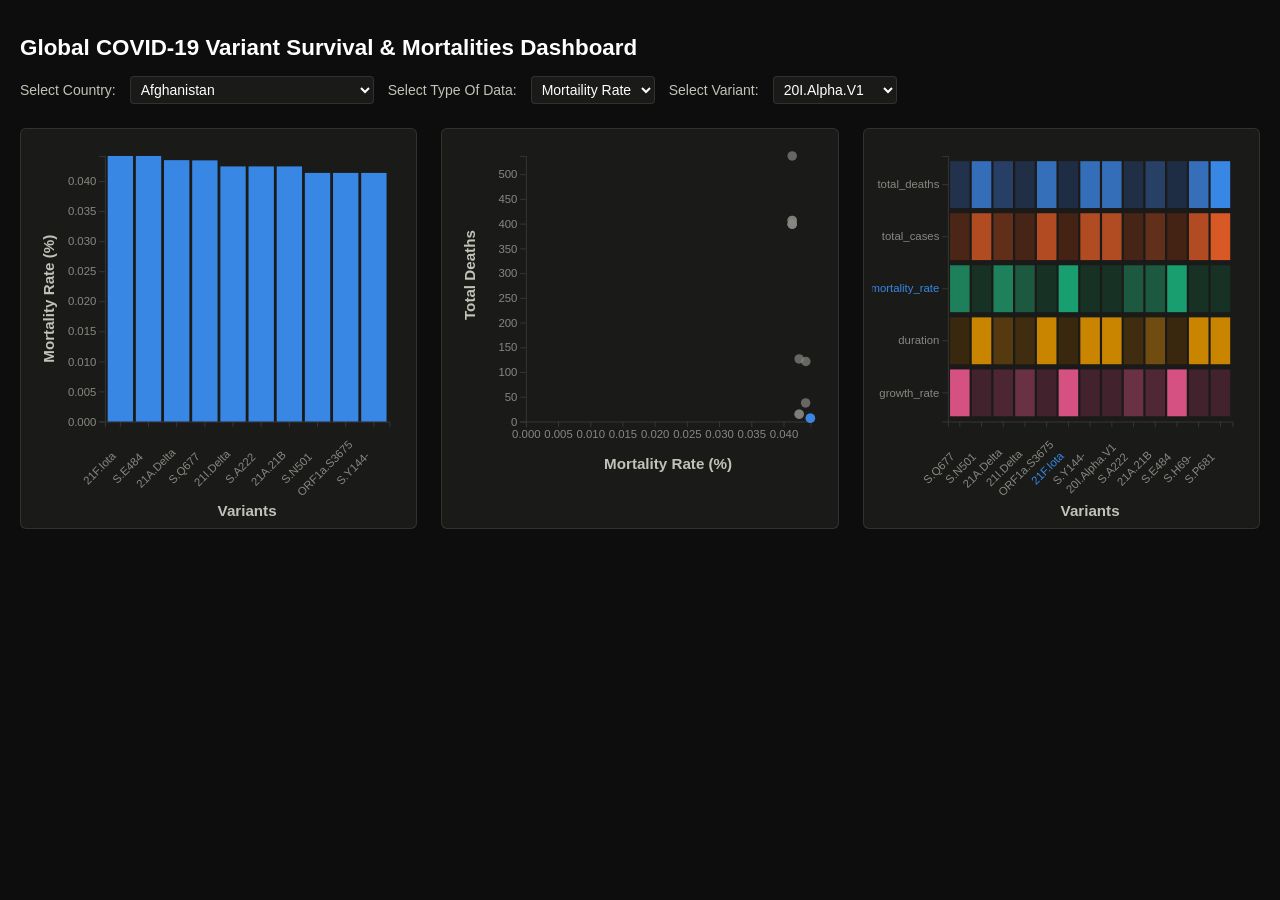
<file: index.html>
<!DOCTYPE html>
<html lang="en">

<head>
  <meta charset="UTF-8" />
  <title>COVID-19 Variant Survival</title>
  <link rel="stylesheet" href="style.css" />
  <script src="d3.v7.min.js"></script>
</head>

<body>
  <div id="dashboard">
    <div class=seperateTitleControls>
      <h1>Global COVID-19 Variant Survival & Mortalities Dashboard</h1>
      <div class="selectionControls">
        <label for="countrySelection">Select Country:</label>
        <select id="countrySelection"></select>
        <label for="dataTypeSelection">Select Type Of Data:</label>
        <select id="dataTypeSelection">
          <option value="mortality_rate">Mortaility Rate</option>
          <option value="duration">Lifespan</option>
        </select>
        <label for="variantSelection">Select Variant:</label>
        <select id="variantSelection"></select>
      </div>
    </div>

    <div class=chartContainer>
      <svg id="barChartSVG"></svg>
      <div id="tooltip"></div>
    </div>
    <div class=chartContainer>
      <svg id="scatterplotSVG"></svg>
      <div id="tooltip2"></div>
    </div>
    <div class=chartContainer>
      <svg id="heatMapSVG"></svg>
      <div id="tooltip3"></div>
    </div>
    <script src="script.js"></script>
  </div>
</body>

</html>
</file>
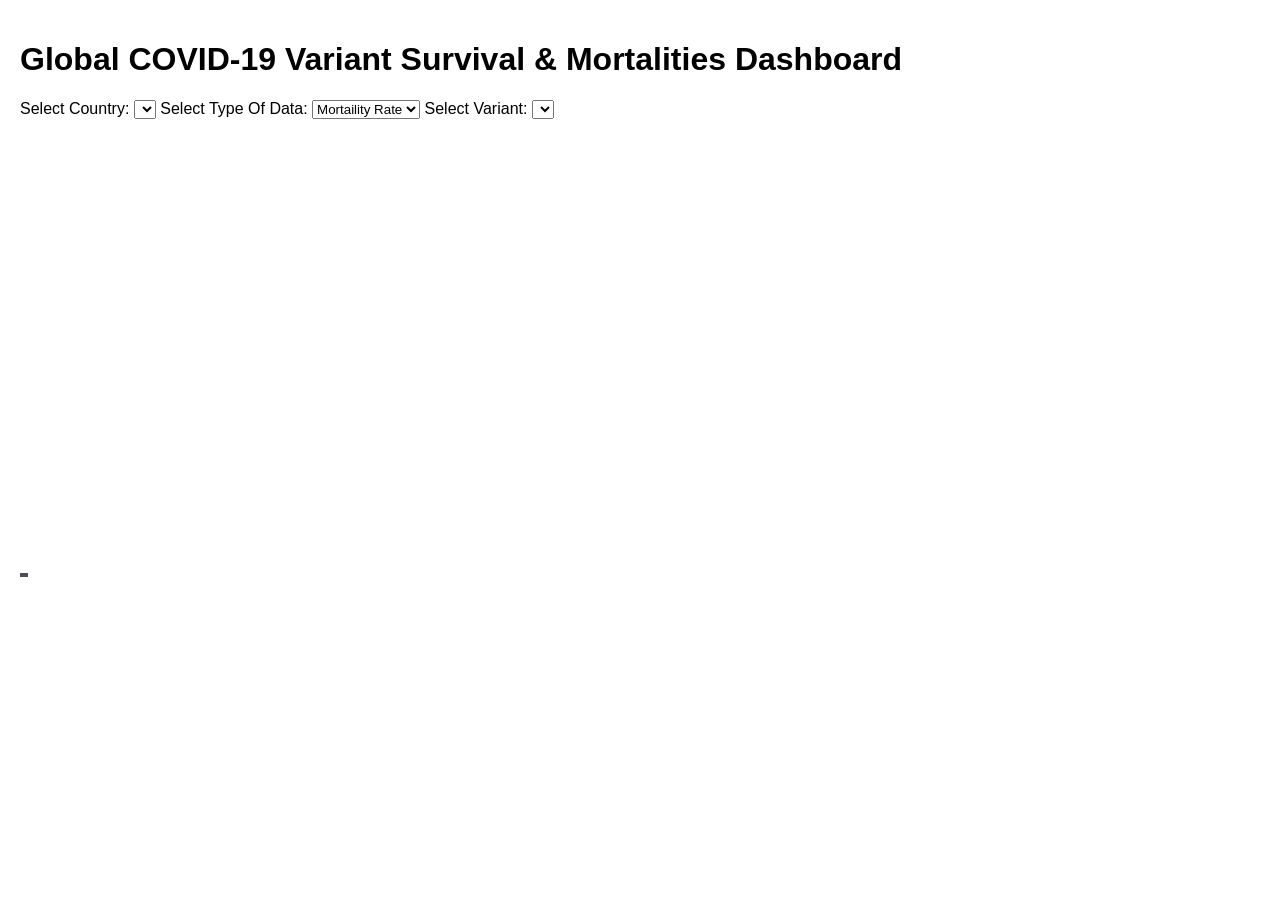
<file: DJ3_Final/index.html>
<!DOCTYPE html>
<html lang="en">

<head>
  <meta charset="UTF-8" />
  <title>COVID-19 Variant Survival</title>
  <link rel="stylesheet" href="style.css" />
  <script src="https://d3js.org/d3.v7.min.js"></script>
</head>

<body>
  <div id="dashboard">
    <div class=seperateTitleControls>
      <h1>Global COVID-19 Variant Survival & Mortalities Dashboard</h1>
      <div class="selectionControls">
        <label for="countrySelection">Select Country:</label>
        <select id="countrySelection"></select>
        <label for="dataTypeSelection">Select Type Of Data:</label>
        <select id="dataTypeSelection">
          <option value="mortality_rate">Mortaility Rate</option>
          <option value="duration">Lifespan</option>
        </select>
        <label for="variantSelection">Select Variant:</label>
        <select id="variantSelection"></select>
      </div>
    </div>

    <div class=chartContainer>
      <svg id="barChartSVG"></svg>
      <div id="tooltip"></div>
    </div>
    <div class=chartContainer>
      <svg id="scatterplotSVG"></svg>
      <div id="tooltip2"></div>
    </div>
    <div class=chartContainer>
      <svg id="heatMapSVG"></svg>
      <div id="tooltip3"></div>
    </div>
    <script src="script.js"></script>
  </div>
</body>

</html>
</file>
<file: style.css>
:root {
  color-scheme: dark;

  --page: #0d0d0d;
  --surface: #1a1a19;
  --text-primary: #ffffff;
  --text-secondary: #c3c2b7;
  --text-muted: #898781;
  --axis: #383835;
  --border: rgba(255, 255, 255, 0.1);

  --series-1: #3987e5;

  --metric-1: #3987e5;
  --metric-2: #d95926;
  --metric-3: #199e70;
  --metric-4: #c98500;
  --metric-5: #d55181;
}

body {
  font-family: Arial, sans-serif;
  margin: 20px;
  background: var(--page);
  color: var(--text-primary);
}

h1 {
  font-size: 1.4rem;
  color: var(--text-primary);
}

svg text {
  fill: var(--text-secondary);
}

.x-axis path,
.x-axis line,
.y-axis path,
.y-axis line {
  stroke: var(--axis);
}

.x-axis text,
.y-axis text {
  fill: var(--text-muted);
  font-size: 12px;
}

.selectionControls {
  display: flex;
  flex-wrap: wrap;
  align-items: center;
  gap: 8px 14px;
  margin-top: 12px;
}

.selectionControls label {
  color: var(--text-secondary);
  font-size: 14px;
  white-space: nowrap;
}

.selectionControls select {
  background: var(--surface);
  color: var(--text-primary);
  border: 1px solid var(--border);
  border-radius: 4px;
  padding: 4px 6px;
  font-family: inherit;
  font-size: 14px;
}

.selectionControls select:focus-visible {
  outline: 2px solid var(--series-1);
  outline-offset: 1px;
}

#dashboard {
  display: flex;
  gap: 24px;
  flex-wrap: wrap;
}


.chartContainer {
  flex: 1 1 300px;
  min-width: 0;
  background: var(--surface);
  border: 1px solid var(--border);
  border-radius: 6px;
  padding: 8px;
}


#tooltip,
#tooltip2,
#tooltip3 {
  position: absolute;
  opacity: 0;
  pointer-events: none;
  background: #2c2c2a;
  color: var(--text-primary);
  border: 1px solid var(--border);
  border-radius: 4px;
  padding: 4px 8px;
  font-size: 14px;
}

svg {
  width: 100%;
  height: auto;
}

.seperateTitleControls {
  width: 100%;
}
</file>
<file: DJ3_Final/style.css>
body {
  font-family: Arial, sans-serif;
  margin: 20px;
}

.axis path,
.axis line {
  stroke: #ccc;
}

.axis text {
  font-size: 12px;
}

.barChartFilters select {
  margin-right: 20px;
}

#dashboard {
  display: flex;
  gap: 50px;
  flex-wrap: wrap;
}

#tooltip {
  position: absolute;
  pointer-events: none;
  background: rgba(32, 33, 41, 0.8);
  color: white;
  font-weight: lighter;
  padding: 2px 4px;
  font-size: 14px;
}

svg {
  width: 100%;
  height: 400px;
}

.seperateTitleControls {
  width: 100%;
}
</file>
